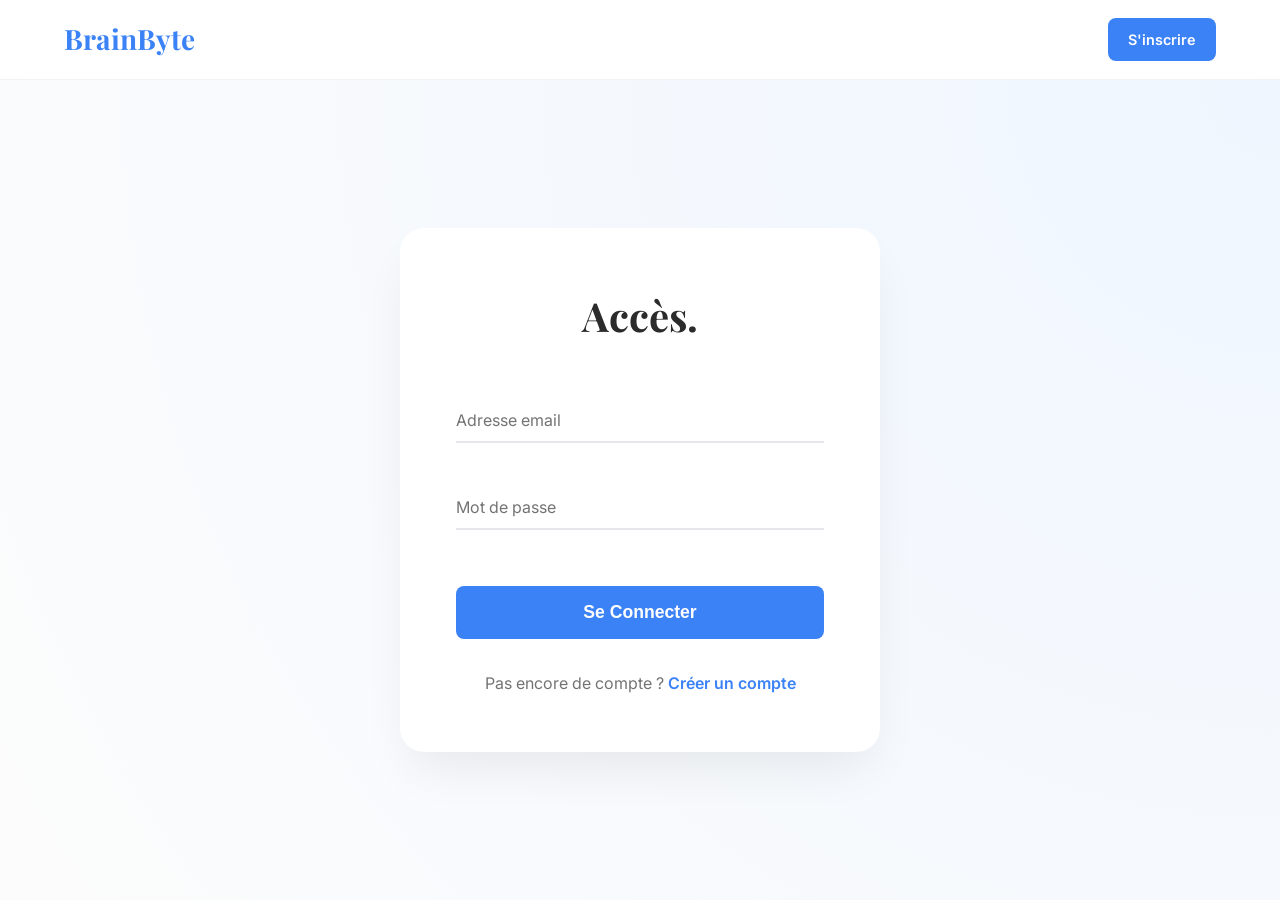
<file: src/main/resources/static/login.html>
<!DOCTYPE html>
<html lang="fr">

<head>
    <meta charset="UTF-8">
    <meta name="viewport" content="width=device-width, initial-scale=1.0">
    <title>BrainByte - Connexion</title>
    <link rel="stylesheet" href="global.css">
    <link rel="stylesheet" href="auth.css">
</head>

<body>

    <nav class="navbar">
        <a href="index.html" class="logo">BrainByte</a>
        <div class="nav-auth">
            <a href="register.html" class="btn btn-primary">S'inscrire</a>
        </div>
    </nav>

    <main class="auth-wrapper">
        <div class="auth-card">
            <h1>Accès.</h1>

            <div id="error-msg"></div>

            <form id="login-form">
                <div class="input-container">
                    <input type="email" id="email" class="input-field" required>
                    <label class="input-label" for="email">Adresse email</label>
                    <div class="focus-line"></div>
                </div>

                <div class="input-container">
                    <input type="password" id="password" class="input-field" required>
                    <label class="input-label" for="password">Mot de passe</label>
                    <div class="focus-line"></div>
                </div>

                <button type="submit" class="btn btn-primary btn-submit">Se Connecter</button>
            </form>

            <div class="auth-footer">
                Pas encore de compte ? <a href="register.html">Créer un compte</a>
            </div>
        </div>
    </main>

    <script>
        document.querySelectorAll('.input-field').forEach(input => {
            input.addEventListener('input', () => {
                if (input.value.trim() !== '') input.classList.add('has-value');
                else input.classList.remove('has-value');
            });
        });

        document.getElementById('login-form').addEventListener('submit', async (e) => {
            e.preventDefault();
            const errEl = document.getElementById('error-msg');
            errEl.style.display = 'none';

            const email = document.getElementById('email').value;
            const motDePasse = document.getElementById('password').value;

            try {
                const res = await fetch('/api/auth/connexion', {
                    method: 'POST',
                    headers: { 'Content-Type': 'application/json' },
                    body: JSON.stringify({ email, motDePasse })
                });

                if (res.ok) {
                    const data = await res.json();
                    localStorage.setItem('token', data.token);
                    localStorage.setItem('userId', data.userId);
                    localStorage.setItem('pseudo', data.pseudo);
                    localStorage.setItem('isAdmin', data.admin); // Map from boolean
                    
                    if (data.admin) {
                        window.location.href = 'admin.html';
                    } else {
                        window.location.href = 'index.html';
                    }
                } else {
                    const errorMsg = await res.text();
                    errEl.textContent = errorMsg || "Identifiants invalides";
                    errEl.style.display = 'block';
                }
            } catch (e) {
                errEl.textContent = "Erreur de connexion au serveur.";
                errEl.style.display = 'block';
            }
        });
    </script>
</body>

</html>
</file>
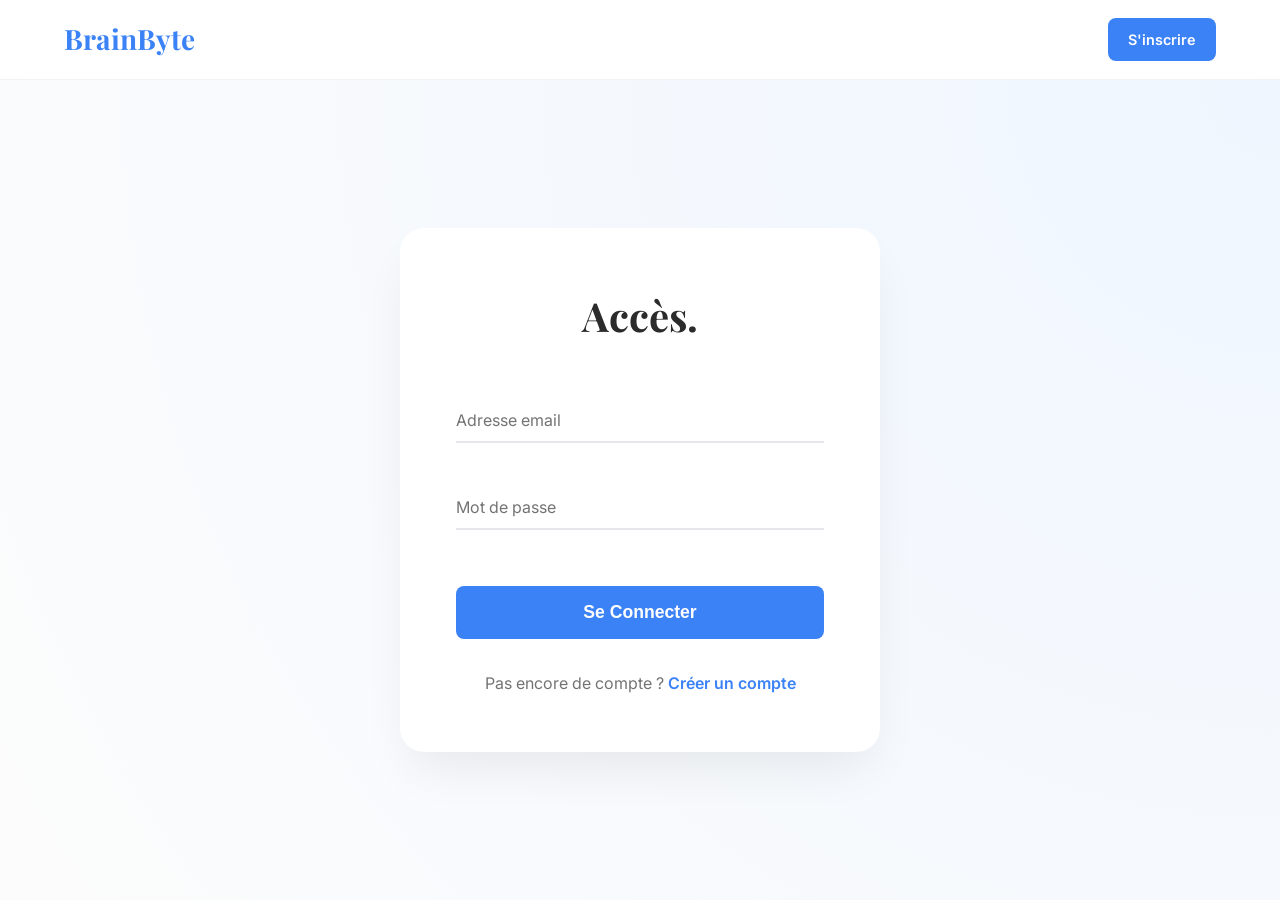
<file: src/main/resources/static/profile.html>
<!DOCTYPE html>
<html lang="fr">

<head>
    <meta charset="UTF-8">
    <meta name="viewport" content="width=device-width, initial-scale=1.0">
    <title>BrainByte - Mon Profil</title>
    <link rel="stylesheet" href="global.css">
    <link rel="stylesheet" href="profile.css">
</head>

<body>

    <nav class="navbar">
        <a href="index.html" class="logo">BrainByte</a>
        <div class="nav-auth">
            <a href="index.html" class="nav-link" style="margin-right: 1.5rem;">Accueil</a>
            <button onclick="logout()" class="btn btn-logout"
                style="background:none; border:none; font:inherit; cursor:pointer;">Déconnexion</button>
        </div>
    </nav>

    <main class="profile-container">

        <header class="profile-header">
            <h1 id="welcome-msg">Bonjour !</h1>
            <p>Ravi de vous revoir sur votre tableau de bord personnel.</p>
        </header>

        <section class="stats-grid">
            <div class="stat-card">
                <span class="val" id="stat-created">0</span>
                <span class="label">Quiz Créés</span>
            </div>
            <div class="stat-card">
                <span class="val" id="stat-score">0%</span>
                <span class="label">Moyenne Générale</span>
            </div>
        </section>

        <section class="history-section">
            <div style="display: flex; justify-content: space-between; align-items: center; margin-bottom: 2rem;">
                <h2>Mes Quiz Créés</h2>
                <button class="btn btn-primary" onclick="openModal()">+ Créer un nouveau Quiz</button>
            </div>
            <div class="activity-list" id="my-quiz-list">
                <!-- Injecté par JS -->
            </div>
        </section>

    </main>

    <!-- Modal Création Quiz -->
    <div id="quiz-modal" class="modal">
        <div class="modal-content">
            <div class="modal-header">
                <h3>Créer un Nouveau Quiz</h3>
                <span class="close" onclick="closeModal()">&times;</span>
            </div>
            <div class="modal-body">
                <form id="quiz-form">
                    <div class="form-group">
                        <label>Titre du Quiz</label>
                        <input type="text" id="q-title" placeholder="Ex: Informatique Avancée" required>
                    </div>
                    <div class="form-group">
                        <label>Catégorie</label>
                        <select id="q-category">
                            <option value="Histoire">Histoire</option>
                            <option value="Mathématique">Mathématique</option>
                            <option value="Physique">Physique</option>
                            <option value="Biologie">Biologie</option>
                            <option value="Informatique">Informatique</option>
                        </select>
                    </div>
                    <div class="form-group">
                        <label>Description courte</label>
                        <textarea id="q-desc" placeholder="De quoi parle votre quiz ?" rows="2"></textarea>
                    </div>

                    <div id="questions-container">
                        <!-- Questions ajoutées dynamiquement -->
                    </div>

                    <button type="button" class="btn btn-login"
                        style="width: 100%; margin-top: 1rem; border: 1px dashed var(--primary);"
                        onclick="addQuestion()">
                        + Ajouter une Question
                    </button>

                    <button type="submit" class="btn btn-primary" style="width: 100%; margin-top: 2rem; padding: 1rem;">
                        Publier mon Quiz
                    </button>
                </form>
            </div>
        </div>
    </div>

    <footer>
        <div class="footer-content">
            <div class="footer-brand">
                <h2>BrainByte</h2>
                <p>Apprendre n'a jamais été aussi simple et interactif.</p>
            </div>
            <div class="footer-links">
                <h4>Quiz</h4>
                <ul>
                    <li><a href="index.html">Histoire</a></li>
                    <li><a href="index.html">Mathématique</a></li>
                    <li><a href="index.html">Physique</a></li>
                </ul>
            </div>
            <div class="footer-links">
                <h4>Plateforme</h4>
                <ul>
                    <li><a href="profile.html">Mon Profil</a></li>
                    <li><a href="login.html">Connexion</a></li>
                    <li><a href="register.html">Inscription</a></li>
                </ul>
            </div>
        </div>
        <div class="footer-bottom">
            <p>BrainByte</p>
        </div>
    </footer>

    <!-- Toast Notification (Custom replacement for alert) -->
    <div id="toast"
        style="display:none; position:fixed; bottom:20px; right:20px; background:var(--primary); color:white; padding:1rem 2rem; border-radius:12px; box-shadow:0 10px 20px rgba(0,0,0,0.1); z-index:9999; animation: slideUp 0.3s ease-out;">
        Quiz créé avec succès !
    </div>

    <style>
        @keyframes slideUp {
            from {
                transform: translateY(100px);
                opacity: 0;
            }

            to {
                transform: translateY(0);
                opacity: 1;
            }
        }
    </style>

    <script>
        const userId = localStorage.getItem('userId');
        if (!userId) window.location.href = 'login.html';

        const pseudo = localStorage.getItem('pseudo') || 'Utilisateur';
        document.getElementById('welcome-msg').textContent = `Bonjour, ${pseudo} !`;

        function logout() {
            localStorage.clear();
            window.location.href = 'login.html';
        }

        async function loadProfile() {
            try {
                const res = await fetch(`/api/utilisateurs/${userId}/stats`);
                const stats = await res.json();

                document.getElementById('stat-created').textContent = stats.totalQuizCrees;
                document.getElementById('stat-score').textContent = `${Math.round(stats.scoreMoyen)}%`;

                const list = document.getElementById('my-quiz-list');
                if (stats.quizCrees.length === 0) {
                    list.innerHTML = `<p>Vous n'avez pas encore créé de quiz.</p>`;
                    return;
                }

                list.innerHTML = stats.quizCrees.map(q => `
                    <div class="activity-item">
                        <div class="activity-info">
                            <h4>${q.titre}</h4>
                            <p>${q.categorie || 'Général'}</p>
                        </div>
                    </div>
                `).join('');
            } catch (e) {
                console.error("Erreur de stats", e);
            }
        }

        // --- Logique Création Quiz ---
        let questionCount = 0;

        function openModal() {
            document.getElementById('quiz-modal').style.display = 'flex';
            if (questionCount === 0) addQuestion();
        }

        function closeModal() {
            document.getElementById('quiz-modal').style.display = 'none';
        }

        function addQuestion() {
            questionCount++;
            const container = document.getElementById('questions-container');
            const qDiv = document.createElement('div');
            qDiv.className = 'q-edit-box';
            qDiv.id = `q-box-${questionCount}`;
            qDiv.innerHTML = `
                <div style="display: flex; justify-content: space-between; align-items: center; margin-bottom: 1rem;">
                    <strong>Question ${questionCount}</strong>
                    <button type="button" onclick="removeQuestion(${questionCount})" style="color:red; background:none; border:none; cursor:pointer;">Supprimer</button>
                </div>
                <input type="text" placeholder="Entrez la question..." class="q-text" required style="margin-bottom: 1rem; width:100%; padding:0.5rem; border-radius:4px; border:1px solid #ddd;">
                <div class="opts-edit">
                    <div style="display:flex; gap:0.5rem; margin-bottom:0.5rem;">
                         <input type="radio" name="correct-${questionCount}" value="0" checked>
                         <input type="text" placeholder="Réponse correcte" class="opt-val" required style="flex:1; padding:0.4rem; border:1px solid #ddd; border-radius:4px;">
                    </div>
                    <div style="display:flex; gap:0.5rem; margin-bottom:0.5rem;">
                         <input type="radio" name="correct-${questionCount}" value="1">
                         <input type="text" placeholder="Mauvaise réponse 1" class="opt-val" required style="flex:1; padding:0.4rem; border:1px solid #ddd; border-radius:4px;">
                    </div>
                    <div style="display:flex; gap:0.5rem; margin-bottom:0.5rem;">
                         <input type="radio" name="correct-${questionCount}" value="2">
                         <input type="text" placeholder="Mauvaise réponse 2" class="opt-val" required style="flex:1; padding:0.4rem; border:1px solid #ddd; border-radius:4px;">
                    </div>
                    <div style="display:flex; gap:0.5rem;">
                         <input type="radio" name="correct-${questionCount}" value="3">
                         <input type="text" placeholder="Mauvaise réponse 3" class="opt-val" required style="flex:1; padding:0.4rem; border:1px solid #ddd; border-radius:4px;">
                    </div>
                </div>
            `;
            container.appendChild(qDiv);
        }

        function removeQuestion(id) {
            const el = document.getElementById(`q-box-${id}`);
            if (el) el.remove();
        }

        document.getElementById('quiz-form').addEventListener('submit', async (e) => {
            e.preventDefault();

            const questions = [];
            const qBoxes = document.querySelectorAll('.q-edit-box');

            qBoxes.forEach((box, index) => {
                const qText = box.querySelector('.q-text').value;
                const optInputs = box.querySelectorAll('.opt-val');
                const correctIdx = box.querySelector(`input[name^="correct-"]:checked`).value;

                const options = Array.from(optInputs).map((input, idx) => ({
                    texte: input.value,
                    correcte: idx == correctIdx
                }));

                questions.push({ texte: qText, options });
            });

            const payload = {
                titre: document.getElementById('q-title').value,
                categorie: document.getElementById('q-category').value,
                description: document.getElementById('q-desc').value,
                questions: questions
            };

            try {
                const res = await fetch(`/api/quiz/creer?userId=${userId}`, {
                    method: 'POST',
                    headers: { 'Content-Type': 'application/json' },
                    body: JSON.stringify(payload)
                });

                if (res.ok) {
                    // Succès sans le "truc noir" (alert)
                    closeModal();
                    loadProfile();

                    const toast = document.getElementById('toast');
                    toast.style.display = 'block';
                    setTimeout(() => { toast.style.display = 'none'; }, 3000);
                } else {
                    console.error("Erreur lors de la création.");
                }
            } catch (err) {
                console.error("Erreur réseau", err);
            }
        });

        loadProfile();
    </script>
</body>

</html>
</file>
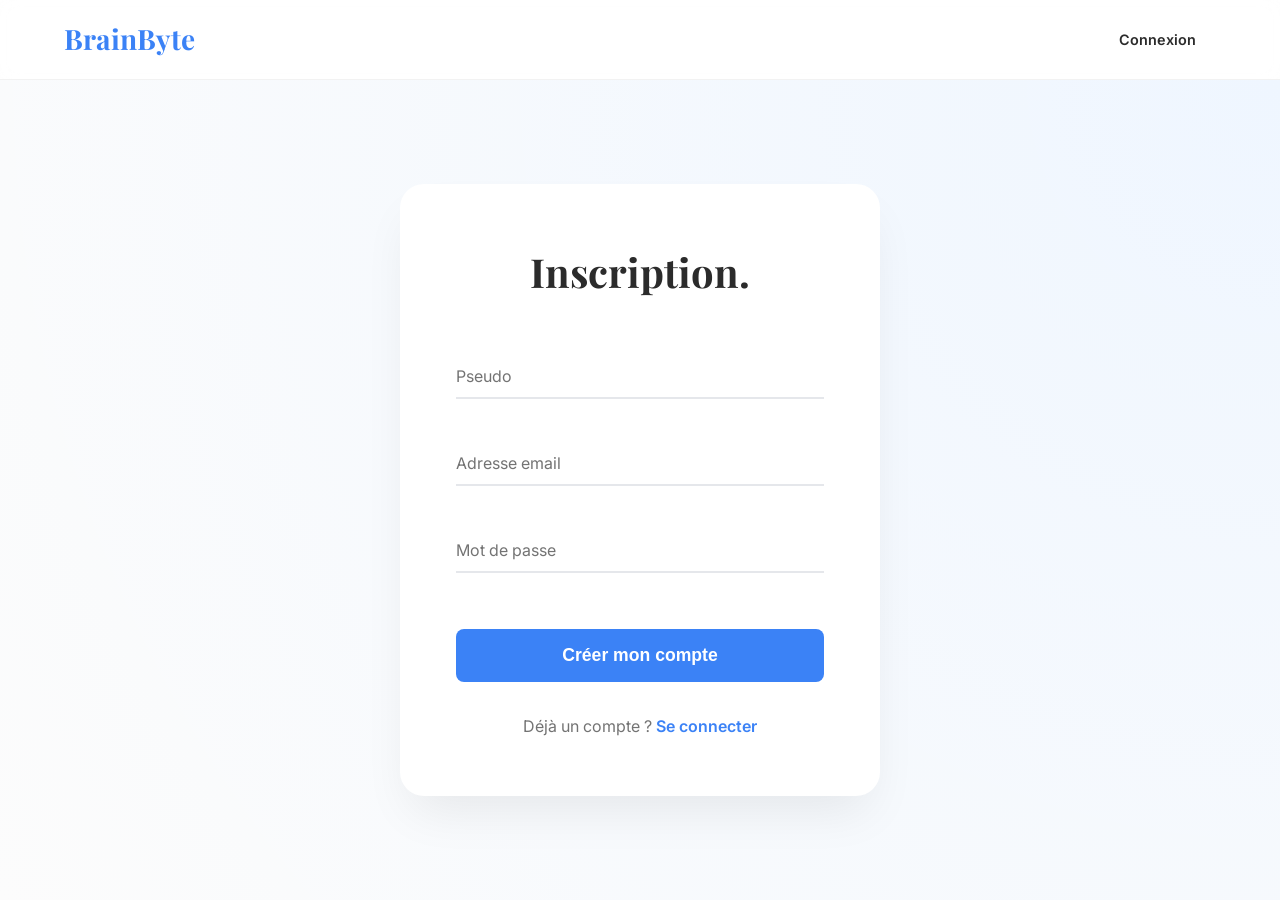
<file: src/main/resources/static/register.html>
<!DOCTYPE html>
<html lang="fr">

<head>
    <meta charset="UTF-8">
    <meta name="viewport" content="width=device-width, initial-scale=1.0">
    <title>BrainByte - Inscription</title>
    <link rel="stylesheet" href="global.css">
    <link rel="stylesheet" href="auth.css">
</head>

<body>

    <nav class="navbar">
        <a href="index.html" class="logo">BrainByte</a>
        <div class="nav-auth">
            <a href="login.html" class="btn btn-login">Connexion</a>
        </div>
    </nav>

    <main class="auth-wrapper">
        <div class="auth-card">
            <h1>Inscription.</h1>

            <div id="error-msg"></div>

            <form id="register-form">
                <div class="input-container">
                    <input type="text" id="pseudo" class="input-field" required>
                    <label class="input-label" for="pseudo">Pseudo</label>
                    <div class="focus-line"></div>
                </div>

                <div class="input-container">
                    <input type="email" id="email" class="input-field" required>
                    <label class="input-label" for="email">Adresse email</label>
                    <div class="focus-line"></div>
                </div>

                <div class="input-container">
                    <input type="password" id="password" class="input-field" required>
                    <label class="input-label" for="password">Mot de passe</label>
                    <div class="focus-line"></div>
                </div>

                <button type="submit" class="btn btn-primary btn-submit">Créer mon compte</button>
            </form>

            <div class="auth-footer">
                Déjà un compte ? <a href="login.html">Se connecter</a>
            </div>
        </div>
    </main>

    <script>
        document.querySelectorAll('.input-field').forEach(input => {
            input.addEventListener('input', () => {
                if (input.value.trim() !== '') input.classList.add('has-value');
                else input.classList.remove('has-value');
            });
        });

        document.getElementById('register-form').addEventListener('submit', async (e) => {
            e.preventDefault();
            const errEl = document.getElementById('error-msg');
            errEl.style.display = 'none';

            const pseudo = document.getElementById('pseudo').value;
            const email = document.getElementById('email').value;
            const motDePasse = document.getElementById('password').value;

            try {
                const res = await fetch('/api/auth/inscription', {
                    method: 'POST',
                    headers: { 'Content-Type': 'application/json' },
                    body: JSON.stringify({ pseudo, email, motDePasse })
                });

                if (res.ok) {
                    const data = await res.json();
                    localStorage.setItem('token', data.token);
                    localStorage.setItem('userId', data.userId);
                    localStorage.setItem('pseudo', data.pseudo);
                    window.location.href = 'index.html';
                } else {
                    const errorMsg = await res.text();
                    errEl.textContent = errorMsg || "Erreur lors de l'inscription";
                    errEl.style.display = 'block';
                }
            } catch (e) {
                errEl.textContent = "Erreur de connexion au serveur.";
                errEl.style.display = 'block';
            }
        });
    </script>
</body>

</html>
</file>
<file: src/main/resources/static/global.css>
@import url('https://fonts.googleapis.com/css2?family=Inter:wght@300;400;500;600&family=Playfair+Display:wght@700&display=swap');

:root {
    --bg-color: #fcfcfc;
    --text-main: #2b2b2b;
    --text-muted: #737373;
    --primary: #3b82f6;
    --primary-hover: #2563eb;
    --accent: #eff6ff;

    --font-sans: 'Inter', sans-serif;
    --font-serif: 'Playfair Display', serif;

    --nav-height: 80px;
    --border-radius: 12px;
    --box-shadow: 0 10px 15px -3px rgba(0, 0, 0, 0.05);
}

* {
    box-sizing: border-box;
    margin: 0;
    padding: 0;
}

body {
    font-family: var(--font-sans);
    background-color: var(--bg-color);
    color: var(--text-main);
    padding-top: var(--nav-height);
    line-height: 1.6;
}

/* ============================================
   HEADER FIXE
============================================ */
nav.navbar {
    position: fixed;
    top: 0;
    left: 0;
    width: 100%;
    height: var(--nav-height);
    background: rgba(255, 255, 255, 0.8);
    backdrop-filter: blur(10px);
    display: flex;
    justify-content: space-between;
    align-items: center;
    padding: 0 5%;
    z-index: 1000;
    border-bottom: 1px solid rgba(0, 0, 0, 0.05);
}

.logo {
    font-family: var(--font-serif);
    font-size: 1.75rem;
    font-weight: 700;
    color: var(--primary);
    text-decoration: none;
}

.nav-menu {
    display: flex;
    gap: 1.5rem;
    list-style: none;
}

.nav-link {
    text-decoration: none;
    color: var(--text-main);
    font-weight: 500;
    font-size: 0.95rem;
    transition: color 0.3s;
}

.nav-link:hover {
    color: var(--primary);
}

.nav-auth {
    display: flex;
    align-items: center;
    gap: 1rem;
}

/* ============================================
   BOUTONS
============================================ */
.btn {
    padding: 0.6rem 1.25rem;
    border-radius: 8px;
    font-weight: 600;
    cursor: pointer;
    transition: all 0.3s;
    text-decoration: none;
    font-size: 0.9rem;
    border: none;
}

.btn-login {
    background: transparent;
    color: var(--text-main);
}

.btn-login:hover {
    color: var(--primary);
}

.btn-primary {
    background: var(--primary);
    color: white;
}

.btn-primary:hover {
    background: var(--primary-hover);
    transform: translateY(-2px);
}

.btn-logout {
    color: var(--primary);
}
.btn-logout:hover {
    color: var(--primary-hover);
}

/* ============================================
   FOOTER
============================================ */
footer {
    padding: 4rem 5% 2rem;
    background: var(--primary);
    color: white;
    margin-top: 4rem;
}

.footer-content {
    max-width: 1200px;
    margin: 0 auto;
    display: grid;
    grid-template-columns: repeat(auto-fit, minmax(200px, 1fr));
    gap: 3rem;
    margin-bottom: 3rem;
}

.footer-brand h2 {
    font-family: var(--font-serif);
    color: white;
    margin-bottom: 1rem;
}

.footer-links h4 {
    margin-bottom: 1rem;
    font-weight: 600;
    color: white;
}

.footer-links ul {
    list-style: none;
}

.footer-links li {
    margin-bottom: 0.5rem;
}

.footer-links a {
    text-decoration: none;
    color: rgba(255, 255, 255, 0.8);
    font-size: 0.9rem;
    transition: color 0.3s;
}

.footer-links a:hover {
    color: white;
}

.footer-bottom {
    text-align: center;
    color: rgba(255, 255, 255, 0.6);
    font-size: 0.85rem;
    padding-top: 2rem;
    border-top: 1px solid rgba(255, 255, 255, 0.1);
}
</file>
<file: src/main/resources/static/auth.css>
.auth-wrapper {
    min-height: calc(100vh - var(--nav-height));
    display: flex;
    justify-content: center;
    align-items: center;
    padding: 2rem;
    background: radial-gradient(circle at top right, var(--accent), transparent);
}

.auth-card {
    background: white;
    padding: 3.5rem;
    border-radius: 24px;
    box-shadow: 0 25px 50px -12px rgba(0, 0, 0, 0.08);
    width: 100%;
    max-width: 480px;
    animation: fadeIn 0.6s ease-out;
}

.auth-card h1 {
    font-family: var(--font-serif);
    font-size: 2.5rem;
    text-align: center;
    margin-bottom: 3rem;
}

.input-container {
    position: relative;
    margin-bottom: 2.5rem;
}

.input-field {
    width: 100%;
    border: none;
    border-bottom: 2px solid #e5e7eb;
    padding: 0.75rem 0;
    font-size: 1.1rem;
    outline: none;
    background: transparent;
    transition: all 0.3s;
}

.input-label {
    position: absolute;
    top: 0.75rem;
    left: 0;
    color: var(--text-muted);
    pointer-events: none;
    transition: all 0.3s ease;
}

.input-field:focus ~ .input-label,
.input-field:valid ~ .input-label,
.input-field.has-value ~ .input-label {
    top: -1.25rem;
    font-size: 0.85rem;
    color: var(--primary);
    font-weight: 600;
}

.focus-line {
    position: absolute;
    bottom: 0;
    left: 0;
    height: 2px;
    width: 0;
    background: var(--primary);
    transition: width 0.4s cubic-bezier(0.4, 0, 0.2, 1);
}

.input-field:focus ~ .focus-line {
    width: 100%;
}

.btn-submit {
    width: 100%;
    padding: 1rem;
    font-size: 1.1rem;
    margin-top: 1rem;
}

.auth-footer {
    text-align: center;
    margin-top: 2rem;
    color: var(--text-muted);
}

.auth-footer a {
    color: var(--primary);
    text-decoration: none;
    font-weight: 600;
}

#error-msg {
    color: #ef4444;
    background: #fef2f2;
    padding: 0.75rem;
    border-radius: 8px;
    margin-bottom: 1.5rem;
    text-align: center;
    font-size: 0.9rem;
    display: none;
}

@keyframes fadeIn {
    from { opacity: 0; transform: translateY(20px); }
    to { opacity: 1; transform: translateY(0); }
}
</file>
<file: src/main/resources/static/profile.css>
.profile-container {
    max-width: 1200px;
    margin: 4rem auto;
    padding: 0 5%;
}

.profile-header {
    margin-bottom: 4rem;
    animation: fadeIn 0.8s ease-out;
}

.profile-header h1 {
    font-family: var(--font-serif);
    font-size: 3rem;
    margin-bottom: 1rem;
}

.stats-grid {
    display: grid;
    grid-template-columns: repeat(auto-fit, minmax(280px, 1fr));
    gap: 2rem;
    margin-bottom: 5rem;
}

.stat-card {
    background: white;
    padding: 2.5rem;
    border-radius: 20px;
    box-shadow: var(--box-shadow);
    text-align: center;
    border: 1px solid rgba(0,0,0,0.03);
    transition: transform 0.3s;
}

.stat-card:hover {
    transform: translateY(-5px);
}

.stat-card .val {
    display: block;
    font-size: 3.5rem;
    font-weight: 700;
    color: var(--primary);
    margin-bottom: 0.5rem;
}

.stat-card .label {
    color: var(--text-muted);
    font-weight: 600;
    text-transform: uppercase;
    letter-spacing: 1px;
    font-size: 0.85rem;
}

.history-section h2 {
    font-family: var(--font-serif);
    font-size: 2rem;
    margin-bottom: 2.5rem;
}

.activity-list {
    display: flex;
    flex-direction: column;
    gap: 1.5rem;
}

.activity-item {
    background: white;
    padding: 1.5rem 2rem;
    border-radius: 16px;
    display: flex;
    justify-content: space-between;
    align-items: center;
    border: 1px solid rgba(0,0,0,0.05);
}

.activity-info h4 {
    font-size: 1.1rem;
    margin-bottom: 0.25rem;
}

.activity-info p {
    font-size: 0.9rem;
    color: var(--text-muted);
}

.activity-score {
    background: var(--accent);
    color: var(--primary);
    padding: 0.5rem 1rem;
    border-radius: 10px;
    font-weight: 700;
}

@keyframes fadeIn {
    from { opacity: 0; transform: translateY(20px); }
    to { opacity: 1; transform: translateY(0); }
}

/* Modal Styling */
.modal {
    display: none;
    position: fixed;
    z-index: 2000;
    left: 0;
    top: 0;
    width: 100%;
    height: 100%;
    background-color: rgba(0,0,0,0.5);
    backdrop-filter: blur(5px);
    justify-content: center;
    align-items: center;
}

.modal-content {
    background: white;
    padding: 0;
    border-radius: 20px;
    width: 90%;
    max-width: 700px;
    max-height: 85vh;
    overflow-y: auto;
    box-shadow: 0 25px 50px -12px rgba(0,0,0,0.25);
    animation: zoomIn 0.3s ease-out;
}

@keyframes zoomIn {
    from { transform: scale(0.95); opacity: 0; }
    to { transform: scale(1); opacity: 1; }
}

.modal-header {
    padding: 2rem;
    border-bottom: 1px solid #eee;
    display: flex;
    justify-content: space-between;
    align-items: center;
    position: sticky;
    top: 0;
    background: white;
    z-index: 10;
}

.modal-header h3 {
    font-family: var(--font-serif);
    font-size: 1.5rem;
}

.close {
    font-size: 2rem;
    cursor: pointer;
    color: var(--text-muted);
}

.modal-body {
    padding: 2rem;
}

.form-group {
    margin-bottom: 1.5rem;
}

.form-group label {
    display: block;
    font-weight: 600;
    margin-bottom: 0.5rem;
    font-size: 0.9rem;
}

.form-group input, .form-group select, .form-group textarea {
    width: 100%;
    padding: 0.75rem;
    border: 1px solid #ddd;
    border-radius: 8px;
    font-family: inherit;
    font-size: 0.95rem;
}

.q-edit-box {
    background: #f8fafc;
    border: 1px solid #e2e8f0;
    padding: 1.5rem;
    border-radius: 12px;
    margin-top: 1.5rem;
}
</file>
